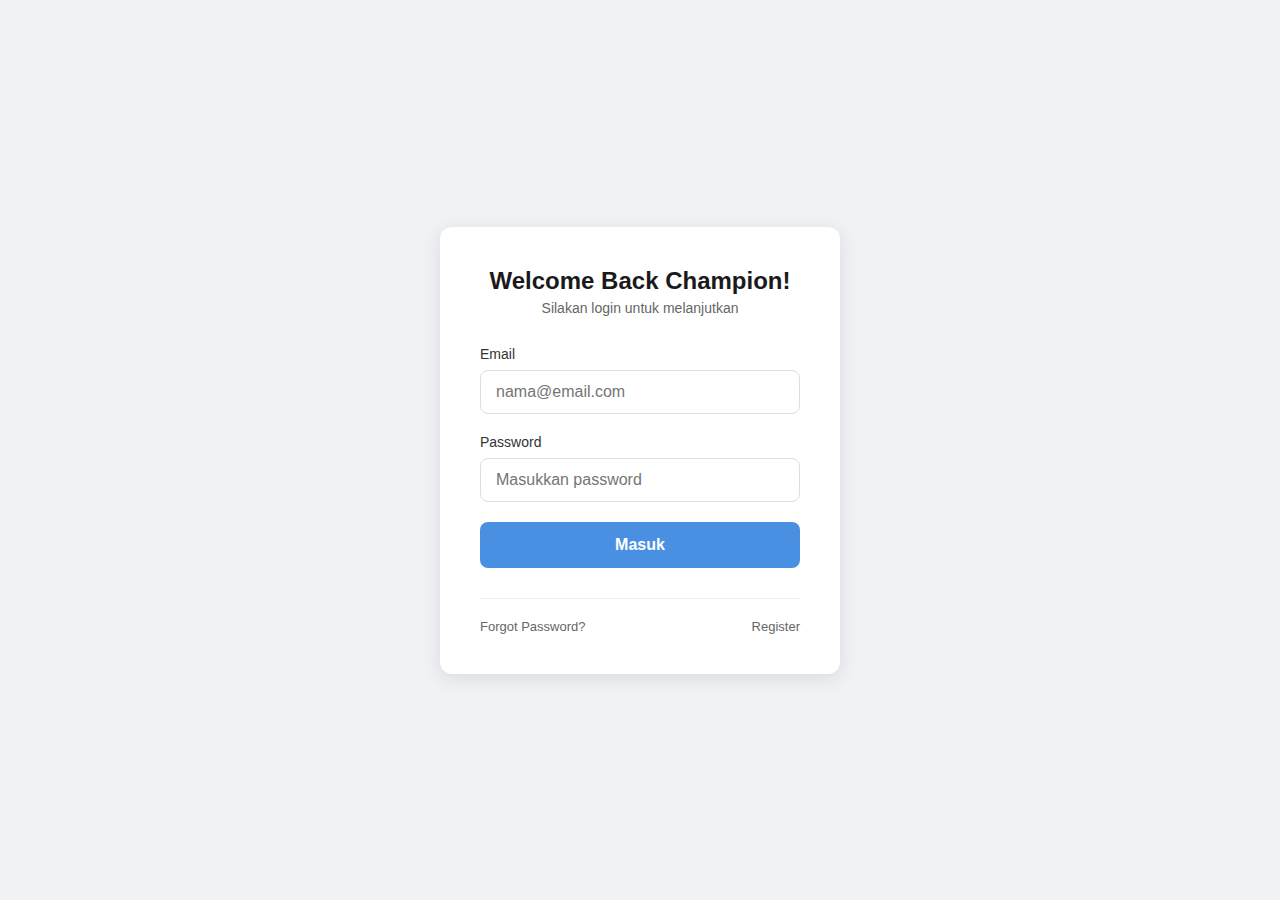
<file: ai_studio_code-10.html>
<!DOCTYPE html>
<html lang="id">
<head>
    <meta charset="UTF-8">
    <meta name="viewport" content="width=device-width, initial-scale=1.0">
    <title>Login Champion</title>
    <style>
        * { box-sizing: border-box; margin: 0; padding: 0; }
        body {
            font-family: 'Segoe UI', Tahoma, Geneva, Verdana, sans-serif;
            background-color: #f0f2f5;
            display: flex; justify-content: center; align-items: center; height: 100vh;
        }
        .login-card {
            background: white; width: 100%; max-width: 400px; padding: 40px;
            border-radius: 12px; box-shadow: 0 4px 20px rgba(0, 0, 0, 0.1);
        }
        .login-header { text-align: center; margin-bottom: 30px; }
        .login-header h1 { color: #1a1a1a; font-size: 24px; font-weight: 700; margin-bottom: 5px; }
        .login-header p { color: #666; font-size: 14px; }
        .form-group { margin-bottom: 20px; }
        .form-group label { display: block; margin-bottom: 8px; color: #333; font-weight: 500; font-size: 14px; }
        .form-group input {
            width: 100%; padding: 12px 15px; border: 1px solid #ddd;
            border-radius: 8px; font-size: 16px; transition: border-color 0.3s;
        }
        .form-group input:focus { outline: none; border-color: #4a90e2; }
        .btn-login {
            width: 100%; padding: 14px; background-color: #4a90e2; color: white;
            border: none; border-radius: 8px; font-size: 16px; font-weight: 600; cursor: pointer;
            margin-bottom: 20px; transition: 0.3s;
        }
        .btn-login:disabled { background-color: #ccc; cursor: not-allowed; }
        .error-message {
            background-color: #ffebee; color: #c62828; padding: 10px; border-radius: 6px;
            font-size: 14px; text-align: center; margin-bottom: 20px; display: none;
            border: 1px solid #ffcdd2;
        }
        .auth-links {
            display: flex; justify-content: space-between; font-size: 13px;
            margin-top: 10px; border-top: 1px solid #eee; padding-top: 20px;
        }
        .auth-links a { text-decoration: none; color: #666; }
        .auth-links a:hover { color: #4a90e2; text-decoration: underline; }
    </style>
</head>
<body>

    <div class="login-card">
        <div class="login-header">
            <h1>Welcome Back Champion!</h1>
            <p>Silakan login untuk melanjutkan</p>
        </div>

        <div id="errorMessage" class="error-message"></div>

        <form id="loginForm">
            <div class="form-group">
                <label for="email">Email</label>
                <input type="email" id="email" name="email" placeholder="nama@email.com" required>
            </div>

            <div class="form-group">
                <label for="password">Password</label>
                <input type="password" id="password" name="password" placeholder="Masukkan password" required>
            </div>

            <button type="submit" id="submitBtn" class="btn-login">Masuk</button>
        </form>

        <div class="auth-links">
            <a href="forgot.html">Forgot Password?</a>
            <a href="register.html">Register</a>
        </div>
    </div>

    <script>
        // PASTE URL BARU ANDA DARI LANGKAH 2 DI SINI
        const scriptURL = 'https://script.google.com/macros/s/AKfycbz1h7DiUj5SVYaWQ89dxOiMFMmTdyHwLOFkMtZonXcZDa-nhO3OWinogcHzhbqgwNc/exec'; 

        const form = document.getElementById('loginForm');
        const submitBtn = document.getElementById('submitBtn');
        const errorMsg = document.getElementById('errorMessage');

        form.addEventListener('submit', e => {
            e.preventDefault();
            
            // Loading State
            submitBtn.disabled = true;
            submitBtn.innerHTML = "Sedang memeriksa...";
            errorMsg.style.display = 'none';

            // Mengambil data form
            const formData = new FormData(form);
            
            // Trik khusus agar Google Script membaca data dengan lebih baik
            const data = new URLSearchParams();
            for (const pair of formData) {
                data.append(pair[0], pair[1]);
            }

            fetch(scriptURL, {
                method: 'POST',
                body: data
            })
            .then(response => response.json())
            .then(result => {
                if (result.status === 'sukses') {
                    // Berhasil
                    submitBtn.innerHTML = "Login Berhasil!";
                    setTimeout(() => {
                        window.location.href = "dashboard.html";
                    }, 500);
                } else {
                    // Gagal (Password salah / Email tidak ada)
                    throw new Error(result.message || "Email atau Password salah.");
                }
            })
            .catch(error => {
                console.error('Error:', error);
                errorMsg.style.display = 'block';
                errorMsg.innerText = error.message || "Terjadi kesalahan koneksi. Coba lagi.";
                
                submitBtn.disabled = false;
                submitBtn.innerHTML = "Masuk";
            });
        });
    </script>

</body>
</html>
</file>
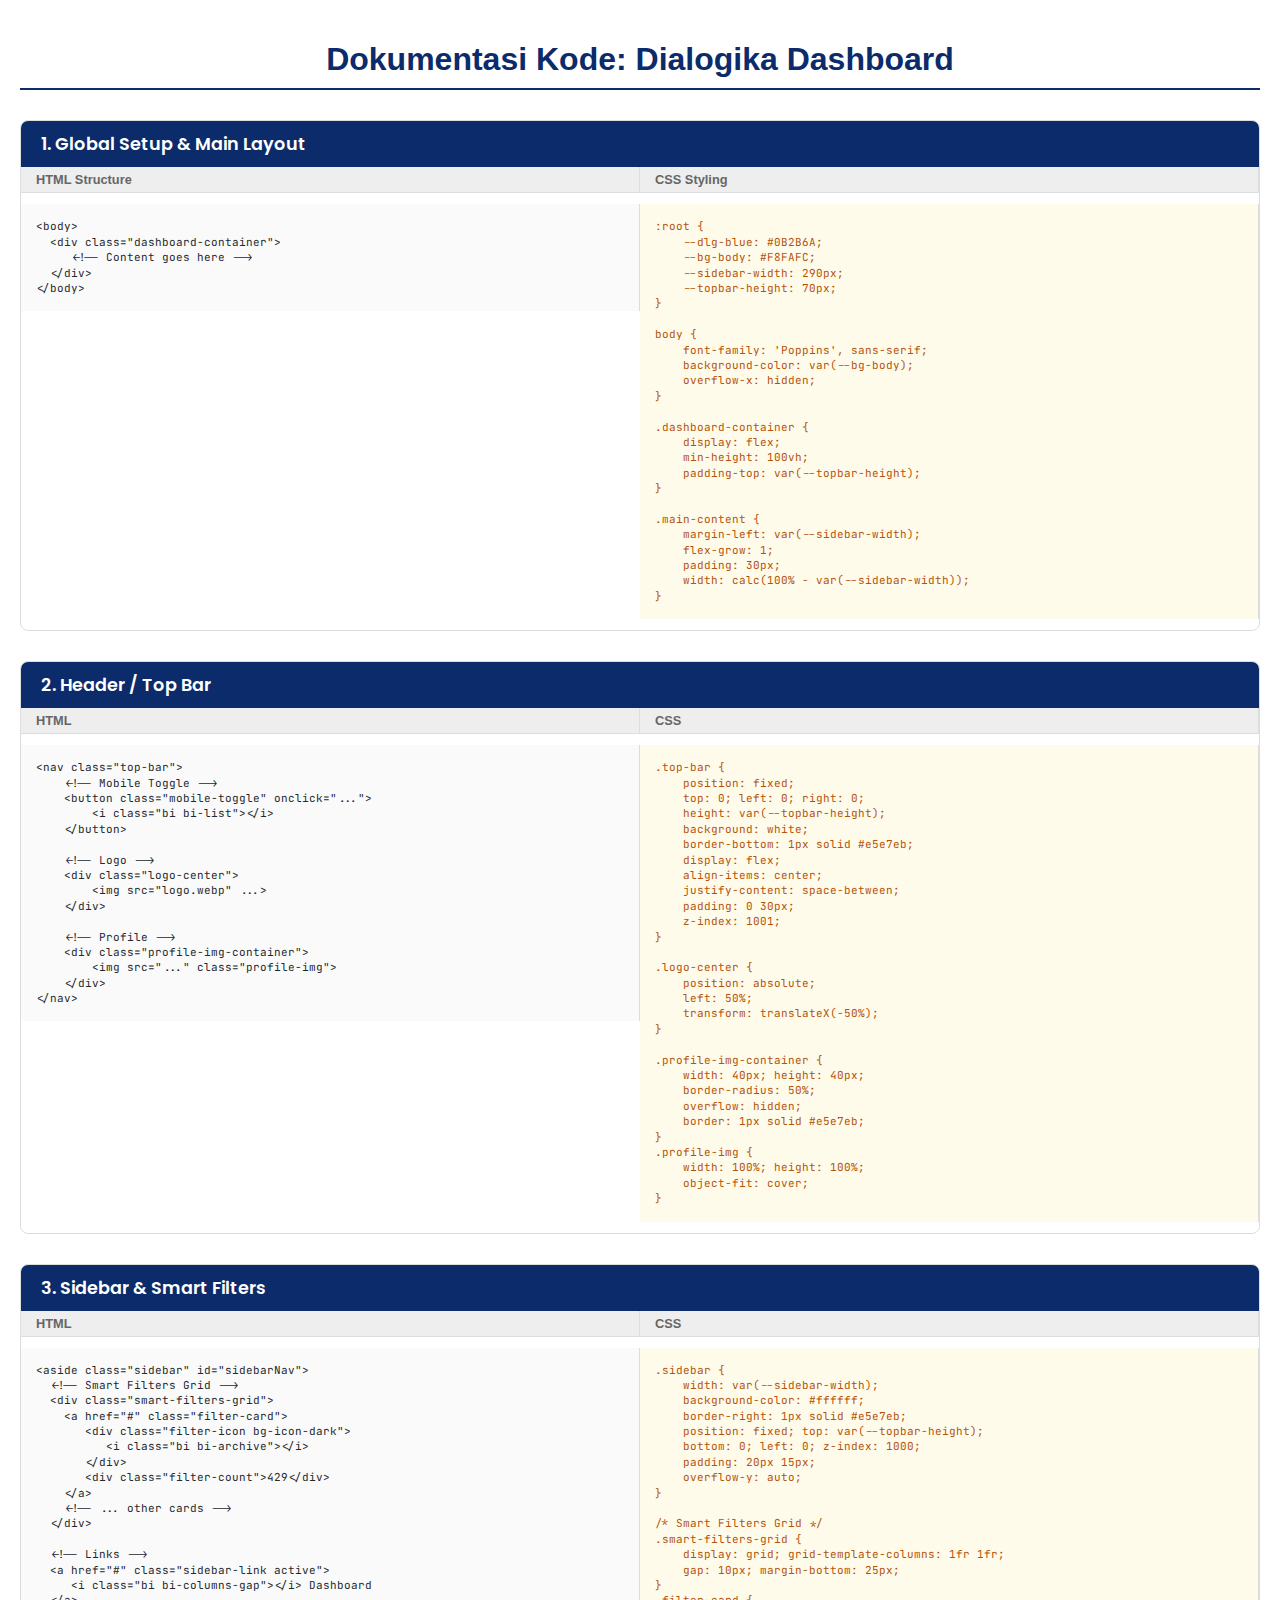
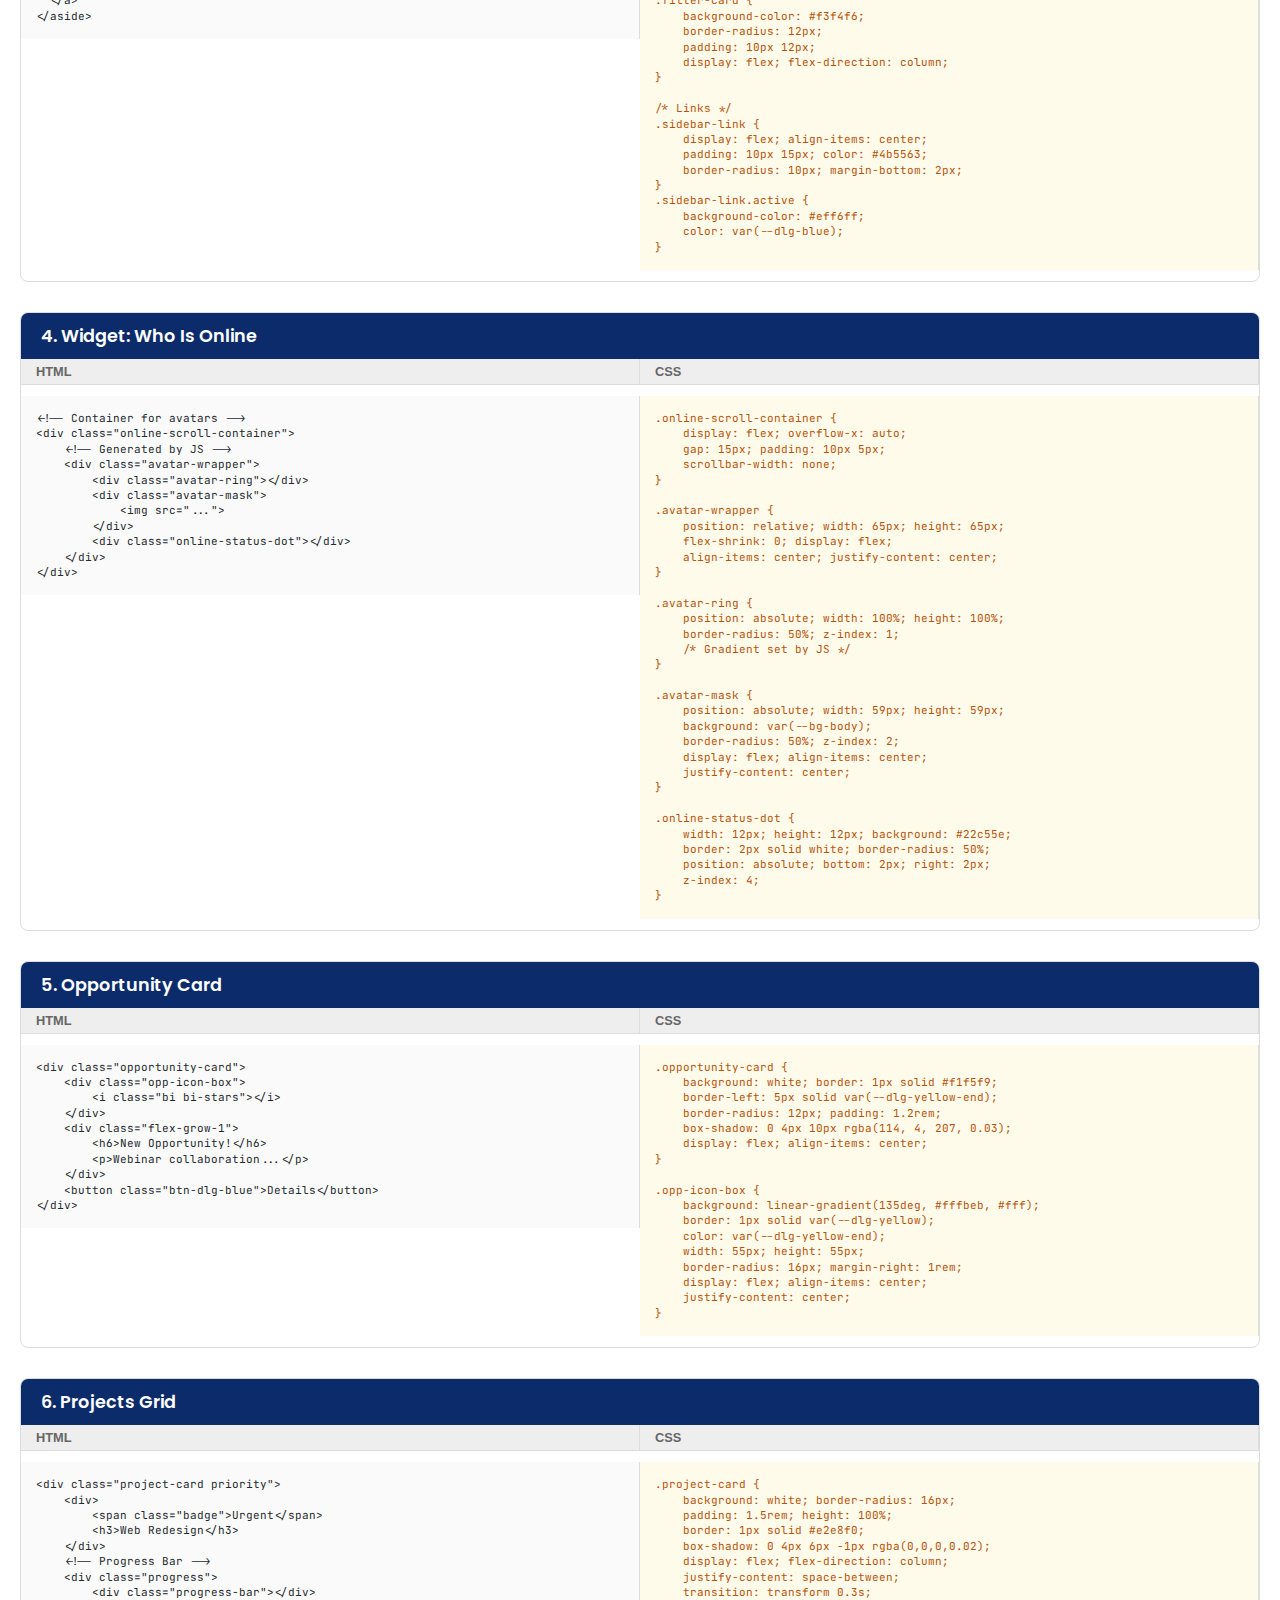
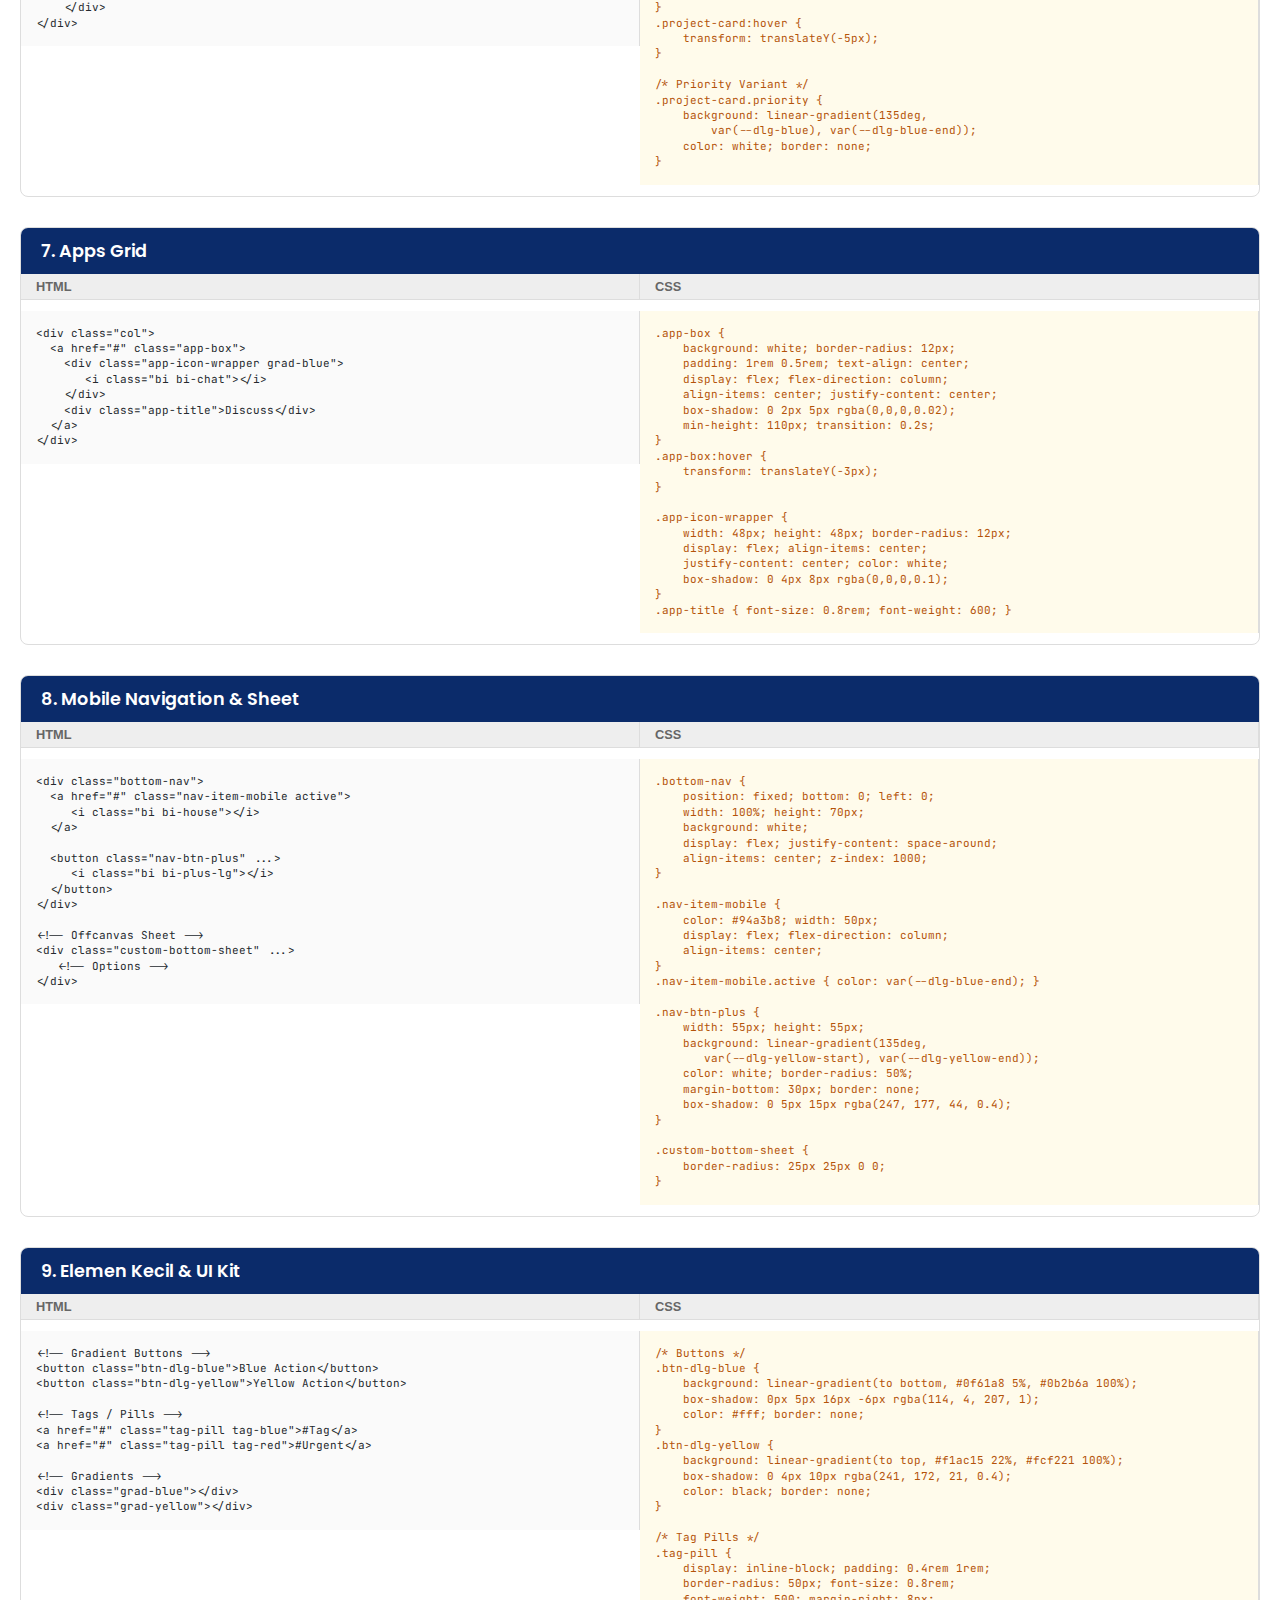
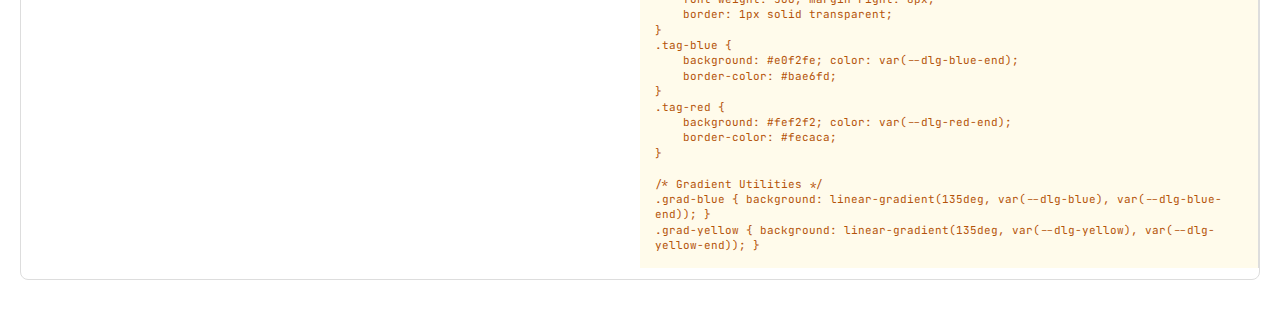
<file: docs.html>
<!DOCTYPE html>
<html lang="id">
<head>
    <meta charset="UTF-8">
    <title>Dokumentasi Kode Dialogika Dashboard</title>
    <style>
        @import url('https://fonts.googleapis.com/css2?family=JetBrains+Mono:wght@400;700&family=Poppins:wght@600&display=swap');

        :root {
            --bg-dark: #1e1e1e;
            --code-bg: #f5f5f5;
            --border-color: #ddd;
            --header-bg: #0B2B6A;
            --text-main: #333;
        }

        body {
            font-family: 'Segoe UI', sans-serif;
            background: white;
            color: var(--text-main);
            margin: 0;
            padding: 20px;
            -webkit-print-color-adjust: exact; /* Pastikan warna background tercetak */
            print-color-adjust: exact;
        }

        h1 { text-align: center; color: var(--header-bg); margin-bottom: 30px; border-bottom: 2px solid var(--header-bg); padding-bottom: 10px; }
        
        /* Layout Grid */
        .doc-section {
            page-break-inside: avoid; /* Mencegah potongan halaman di tengah section */
            margin-bottom: 30px;
            border: 1px solid var(--border-color);
            border-radius: 8px;
            overflow: hidden;
        }

        .section-header {
            background: var(--header-bg);
            color: white;
            padding: 10px 20px;
            font-family: 'Poppins', sans-serif;
            font-weight: 600;
            font-size: 1.1rem;
        }

        .code-grid {
            display: grid;
            grid-template-columns: 1fr 1fr; /* Kiri HTML, Kanan CSS */
        }

        .col-header {
            background: #eee;
            padding: 5px 15px;
            font-size: 0.8rem;
            font-weight: bold;
            color: #666;
            border-bottom: 1px solid #ddd;
            border-right: 1px solid #ddd;
        }

        .code-block {
            padding: 15px;
            font-family: 'JetBrains Mono', monospace;
            font-size: 11px; /* Ukuran font kecil agar muat di PDF */
            line-height: 1.4;
            white-space: pre-wrap;
            background: #fafafa;
            border-right: 1px solid #ddd;
            color: #24292e;
        }

        .code-block.css-col { background: #fffbeb; color: #b45309; } /* Sedikit kuning untuk pembeda CSS */
        
        /* Syntax highlighting simulation */
        .tag { color: #22863a; font-weight: bold; }
        .attr { color: #6f42c1; }
        .val { color: #032f62; }
        .sel { color: #d73a49; font-weight: bold; }
        .prop { color: #005cc5; }
        
        @page {
            size: A4;
            margin: 1cm;
        }
    </style>
</head>
<body>

    <h1>Dokumentasi Kode: Dialogika Dashboard</h1>

    <!-- 1. GLOBAL & LAYOUT -->
    <div class="doc-section">
        <div class="section-header">1. Global Setup & Main Layout</div>
        <div class="code-grid">
            <!-- HTML -->
            <div>
                <div class="col-header">HTML Structure</div>
                <pre class="code-block">&lt;body&gt;
  &lt;div class="dashboard-container"&gt;
     &lt;!-- Content goes here --&gt;
  &lt;/div&gt;
&lt;/body&gt;</pre>
            </div>
            <!-- CSS -->
            <div>
                <div class="col-header">CSS Styling</div>
                <pre class="code-block css-col">:root {
    --dlg-blue: #0B2B6A;
    --bg-body: #F8FAFC;
    --sidebar-width: 290px;
    --topbar-height: 70px;
}

body {
    font-family: 'Poppins', sans-serif;
    background-color: var(--bg-body);
    overflow-x: hidden;
}

.dashboard-container {
    display: flex;
    min-height: 100vh;
    padding-top: var(--topbar-height);
}

.main-content {
    margin-left: var(--sidebar-width);
    flex-grow: 1;
    padding: 30px;
    width: calc(100% - var(--sidebar-width));
}</pre>
            </div>
        </div>
    </div>

    <!-- 2. TOP BAR -->
    <div class="doc-section">
        <div class="section-header">2. Header / Top Bar</div>
        <div class="code-grid">
            <div>
                <div class="col-header">HTML</div>
                <pre class="code-block">&lt;nav class="top-bar"&gt;
    &lt;!-- Mobile Toggle --&gt;
    &lt;button class="mobile-toggle" onclick="..."&gt;
        &lt;i class="bi bi-list"&gt;&lt;/i&gt;
    &lt;/button&gt;

    &lt;!-- Logo --&gt;
    &lt;div class="logo-center"&gt;
        &lt;img src="logo.webp" ...&gt;
    &lt;/div&gt;

    &lt;!-- Profile --&gt;
    &lt;div class="profile-img-container"&gt;
        &lt;img src="..." class="profile-img"&gt;
    &lt;/div&gt;
&lt;/nav&gt;</pre>
            </div>
            <div>
                <div class="col-header">CSS</div>
                <pre class="code-block css-col">.top-bar {
    position: fixed;
    top: 0; left: 0; right: 0;
    height: var(--topbar-height);
    background: white;
    border-bottom: 1px solid #e5e7eb;
    display: flex;
    align-items: center;
    justify-content: space-between;
    padding: 0 30px;
    z-index: 1001;
}

.logo-center {
    position: absolute;
    left: 50%;
    transform: translateX(-50%);
}

.profile-img-container {
    width: 40px; height: 40px; 
    border-radius: 50%;
    overflow: hidden; 
    border: 1px solid #e5e7eb;
}
.profile-img { 
    width: 100%; height: 100%; 
    object-fit: cover; 
}</pre>
            </div>
        </div>
    </div>

    <!-- 3. SIDEBAR & SMART FILTERS -->
    <div class="doc-section">
        <div class="section-header">3. Sidebar & Smart Filters</div>
        <div class="code-grid">
            <div>
                <div class="col-header">HTML</div>
                <pre class="code-block">&lt;aside class="sidebar" id="sidebarNav"&gt;
  &lt;!-- Smart Filters Grid --&gt;
  &lt;div class="smart-filters-grid"&gt;
    &lt;a href="#" class="filter-card"&gt;
       &lt;div class="filter-icon bg-icon-dark"&gt;
          &lt;i class="bi bi-archive"&gt;&lt;/i&gt;
       &lt;/div&gt;
       &lt;div class="filter-count"&gt;429&lt;/div&gt;
    &lt;/a&gt;
    &lt;!-- ... other cards --&gt;
  &lt;/div&gt;

  &lt;!-- Links --&gt;
  &lt;a href="#" class="sidebar-link active"&gt;
     &lt;i class="bi bi-columns-gap"&gt;&lt;/i&gt; Dashboard
  &lt;/a&gt;
&lt;/aside&gt;</pre>
            </div>
            <div>
                <div class="col-header">CSS</div>
                <pre class="code-block css-col">.sidebar {
    width: var(--sidebar-width);
    background-color: #ffffff;
    border-right: 1px solid #e5e7eb;
    position: fixed; top: var(--topbar-height);
    bottom: 0; left: 0; z-index: 1000;
    padding: 20px 15px;
    overflow-y: auto;
}

/* Smart Filters Grid */
.smart-filters-grid {
    display: grid; grid-template-columns: 1fr 1fr;
    gap: 10px; margin-bottom: 25px;
}
.filter-card {
    background-color: #f3f4f6;
    border-radius: 12px;
    padding: 10px 12px;
    display: flex; flex-direction: column;
}

/* Links */
.sidebar-link {
    display: flex; align-items: center; 
    padding: 10px 15px; color: #4b5563;
    border-radius: 10px; margin-bottom: 2px;
}
.sidebar-link.active { 
    background-color: #eff6ff; 
    color: var(--dlg-blue); 
}</pre>
            </div>
        </div>
    </div>

    <!-- 4. WHO IS ONLINE -->
    <div class="doc-section">
        <div class="section-header">4. Widget: Who Is Online</div>
        <div class="code-grid">
            <div>
                <div class="col-header">HTML</div>
                <pre class="code-block">&lt;!-- Container for avatars --&gt;
&lt;div class="online-scroll-container"&gt;
    &lt;!-- Generated by JS --&gt;
    &lt;div class="avatar-wrapper"&gt;
        &lt;div class="avatar-ring"&gt;&lt;/div&gt;
        &lt;div class="avatar-mask"&gt;
            &lt;img src="..."&gt;
        &lt;/div&gt;
        &lt;div class="online-status-dot"&gt;&lt;/div&gt;
    &lt;/div&gt;
&lt;/div&gt;</pre>
            </div>
            <div>
                <div class="col-header">CSS</div>
                <pre class="code-block css-col">.online-scroll-container {
    display: flex; overflow-x: auto; 
    gap: 15px; padding: 10px 5px;
    scrollbar-width: none;
}

.avatar-wrapper {
    position: relative; width: 65px; height: 65px;
    flex-shrink: 0; display: flex; 
    align-items: center; justify-content: center;
}

.avatar-ring {
    position: absolute; width: 100%; height: 100%;
    border-radius: 50%; z-index: 1;
    /* Gradient set by JS */
}

.avatar-mask {
    position: absolute; width: 59px; height: 59px;
    background: var(--bg-body);
    border-radius: 50%; z-index: 2;
    display: flex; align-items: center;
    justify-content: center;
}

.online-status-dot {
    width: 12px; height: 12px; background: #22c55e;
    border: 2px solid white; border-radius: 50%;
    position: absolute; bottom: 2px; right: 2px;
    z-index: 4;
}</pre>
            </div>
        </div>
    </div>

    <!-- 5. OPPORTUNITY CARD -->
    <div class="doc-section">
        <div class="section-header">5. Opportunity Card</div>
        <div class="code-grid">
            <div>
                <div class="col-header">HTML</div>
                <pre class="code-block">&lt;div class="opportunity-card"&gt;
    &lt;div class="opp-icon-box"&gt;
        &lt;i class="bi bi-stars"&gt;&lt;/i&gt;
    &lt;/div&gt;
    &lt;div class="flex-grow-1"&gt;
        &lt;h6&gt;New Opportunity!&lt;/h6&gt;
        &lt;p&gt;Webinar collaboration...&lt;/p&gt;
    &lt;/div&gt;
    &lt;button class="btn-dlg-blue"&gt;Details&lt;/button&gt;
&lt;/div&gt;</pre>
            </div>
            <div>
                <div class="col-header">CSS</div>
                <pre class="code-block css-col">.opportunity-card {
    background: white; border: 1px solid #f1f5f9;
    border-left: 5px solid var(--dlg-yellow-end);
    border-radius: 12px; padding: 1.2rem;
    box-shadow: 0 4px 10px rgba(114, 4, 207, 0.03);
    display: flex; align-items: center;
}

.opp-icon-box {
    background: linear-gradient(135deg, #fffbeb, #fff);
    border: 1px solid var(--dlg-yellow);
    color: var(--dlg-yellow-end);
    width: 55px; height: 55px; 
    border-radius: 16px; margin-right: 1rem;
    display: flex; align-items: center; 
    justify-content: center;
}</pre>
            </div>
        </div>
    </div>

    <!-- 6. PROJECTS -->
    <div class="doc-section">
        <div class="section-header">6. Projects Grid</div>
        <div class="code-grid">
            <div>
                <div class="col-header">HTML</div>
                <pre class="code-block">&lt;div class="project-card priority"&gt;
    &lt;div&gt;
        &lt;span class="badge"&gt;Urgent&lt;/span&gt;
        &lt;h3&gt;Web Redesign&lt;/h3&gt;
    &lt;/div&gt;
    &lt;!-- Progress Bar --&gt;
    &lt;div class="progress"&gt;
        &lt;div class="progress-bar"&gt;&lt;/div&gt;
    &lt;/div&gt;
&lt;/div&gt;</pre>
            </div>
            <div>
                <div class="col-header">CSS</div>
                <pre class="code-block css-col">.project-card {
    background: white; border-radius: 16px;
    padding: 1.5rem; height: 100%;
    border: 1px solid #e2e8f0;
    box-shadow: 0 4px 6px -1px rgba(0,0,0,0.02);
    display: flex; flex-direction: column;
    justify-content: space-between;
    transition: transform 0.3s;
}
.project-card:hover { 
    transform: translateY(-5px); 
}

/* Priority Variant */
.project-card.priority {
    background: linear-gradient(135deg, 
        var(--dlg-blue), var(--dlg-blue-end));
    color: white; border: none;
}</pre>
            </div>
        </div>
    </div>

    <!-- 7. APPS GRID -->
    <div class="doc-section">
        <div class="section-header">7. Apps Grid</div>
        <div class="code-grid">
            <div>
                <div class="col-header">HTML</div>
                <pre class="code-block">&lt;div class="col"&gt;
  &lt;a href="#" class="app-box"&gt;
    &lt;div class="app-icon-wrapper grad-blue"&gt;
       &lt;i class="bi bi-chat"&gt;&lt;/i&gt;
    &lt;/div&gt;
    &lt;div class="app-title"&gt;Discuss&lt;/div&gt;
  &lt;/a&gt;
&lt;/div&gt;</pre>
            </div>
            <div>
                <div class="col-header">CSS</div>
                <pre class="code-block css-col">.app-box {
    background: white; border-radius: 12px;
    padding: 1rem 0.5rem; text-align: center;
    display: flex; flex-direction: column;
    align-items: center; justify-content: center;
    box-shadow: 0 2px 5px rgba(0,0,0,0.02);
    min-height: 110px; transition: 0.2s;
}
.app-box:hover {
    transform: translateY(-3px);
}

.app-icon-wrapper {
    width: 48px; height: 48px; border-radius: 12px;
    display: flex; align-items: center;
    justify-content: center; color: white;
    box-shadow: 0 4px 8px rgba(0,0,0,0.1);
}
.app-title { font-size: 0.8rem; font-weight: 600; }</pre>
            </div>
        </div>
    </div>

    <!-- 8. MOBILE NAV & ELEMENTS -->
    <div class="doc-section">
        <div class="section-header">8. Mobile Navigation & Sheet</div>
        <div class="code-grid">
            <div>
                <div class="col-header">HTML</div>
                <pre class="code-block">&lt;div class="bottom-nav"&gt;
  &lt;a href="#" class="nav-item-mobile active"&gt;
     &lt;i class="bi bi-house"&gt;&lt;/i&gt;
  &lt;/a&gt;
  
  &lt;button class="nav-btn-plus" ...&gt;
     &lt;i class="bi bi-plus-lg"&gt;&lt;/i&gt;
  &lt;/button&gt;
&lt;/div&gt;

&lt;!-- Offcanvas Sheet --&gt;
&lt;div class="custom-bottom-sheet" ...&gt;
   &lt;!-- Options --&gt;
&lt;/div&gt;</pre>
            </div>
            <div>
                <div class="col-header">CSS</div>
                <pre class="code-block css-col">.bottom-nav {
    position: fixed; bottom: 0; left: 0;
    width: 100%; height: 70px;
    background: white;
    display: flex; justify-content: space-around;
    align-items: center; z-index: 1000;
}

.nav-item-mobile {
    color: #94a3b8; width: 50px;
    display: flex; flex-direction: column;
    align-items: center;
}
.nav-item-mobile.active { color: var(--dlg-blue-end); }

.nav-btn-plus {
    width: 55px; height: 55px;
    background: linear-gradient(135deg, 
       var(--dlg-yellow-start), var(--dlg-yellow-end));
    color: white; border-radius: 50%;
    margin-bottom: 30px; border: none;
    box-shadow: 0 5px 15px rgba(247, 177, 44, 0.4);
}

.custom-bottom-sheet { 
    border-radius: 25px 25px 0 0; 
}</pre>
            </div>
        </div>
    </div>

    <!-- 9. ELEMENTS KECIL (Button, Tags, Utilities) -->
    <div class="doc-section">
        <div class="section-header">9. Elemen Kecil & UI Kit</div>
        <div class="code-grid">
            <div>
                <div class="col-header">HTML</div>
                <pre class="code-block">&lt;!-- Gradient Buttons --&gt;
&lt;button class="btn-dlg-blue"&gt;Blue Action&lt;/button&gt;
&lt;button class="btn-dlg-yellow"&gt;Yellow Action&lt;/button&gt;

&lt;!-- Tags / Pills --&gt;
&lt;a href="#" class="tag-pill tag-blue"&gt;#Tag&lt;/a&gt;
&lt;a href="#" class="tag-pill tag-red"&gt;#Urgent&lt;/a&gt;

&lt;!-- Gradients --&gt;
&lt;div class="grad-blue"&gt;&lt;/div&gt;
&lt;div class="grad-yellow"&gt;&lt;/div&gt;</pre>
            </div>
            <div>
                <div class="col-header">CSS</div>
                <pre class="code-block css-col">/* Buttons */
.btn-dlg-blue {
    background: linear-gradient(to bottom, #0f61a8 5%, #0b2b6a 100%);
    box-shadow: 0px 5px 16px -6px rgba(114, 4, 207, 1);
    color: #fff; border: none;
}
.btn-dlg-yellow {
    background: linear-gradient(to top, #f1ac15 22%, #fcf221 100%);
    box-shadow: 0 4px 10px rgba(241, 172, 21, 0.4);
    color: black; border: none;
}

/* Tag Pills */
.tag-pill {
    display: inline-block; padding: 0.4rem 1rem;
    border-radius: 50px; font-size: 0.8rem;
    font-weight: 500; margin-right: 8px;
    border: 1px solid transparent;
}
.tag-blue { 
    background: #e0f2fe; color: var(--dlg-blue-end); 
    border-color: #bae6fd; 
}
.tag-red { 
    background: #fef2f2; color: var(--dlg-red-end); 
    border-color: #fecaca; 
}

/* Gradient Utilities */
.grad-blue { background: linear-gradient(135deg, var(--dlg-blue), var(--dlg-blue-end)); }
.grad-yellow { background: linear-gradient(135deg, var(--dlg-yellow), var(--dlg-yellow-end)); }</pre>
            </div>
        </div>
    </div>

</body>
</html>
</file>
